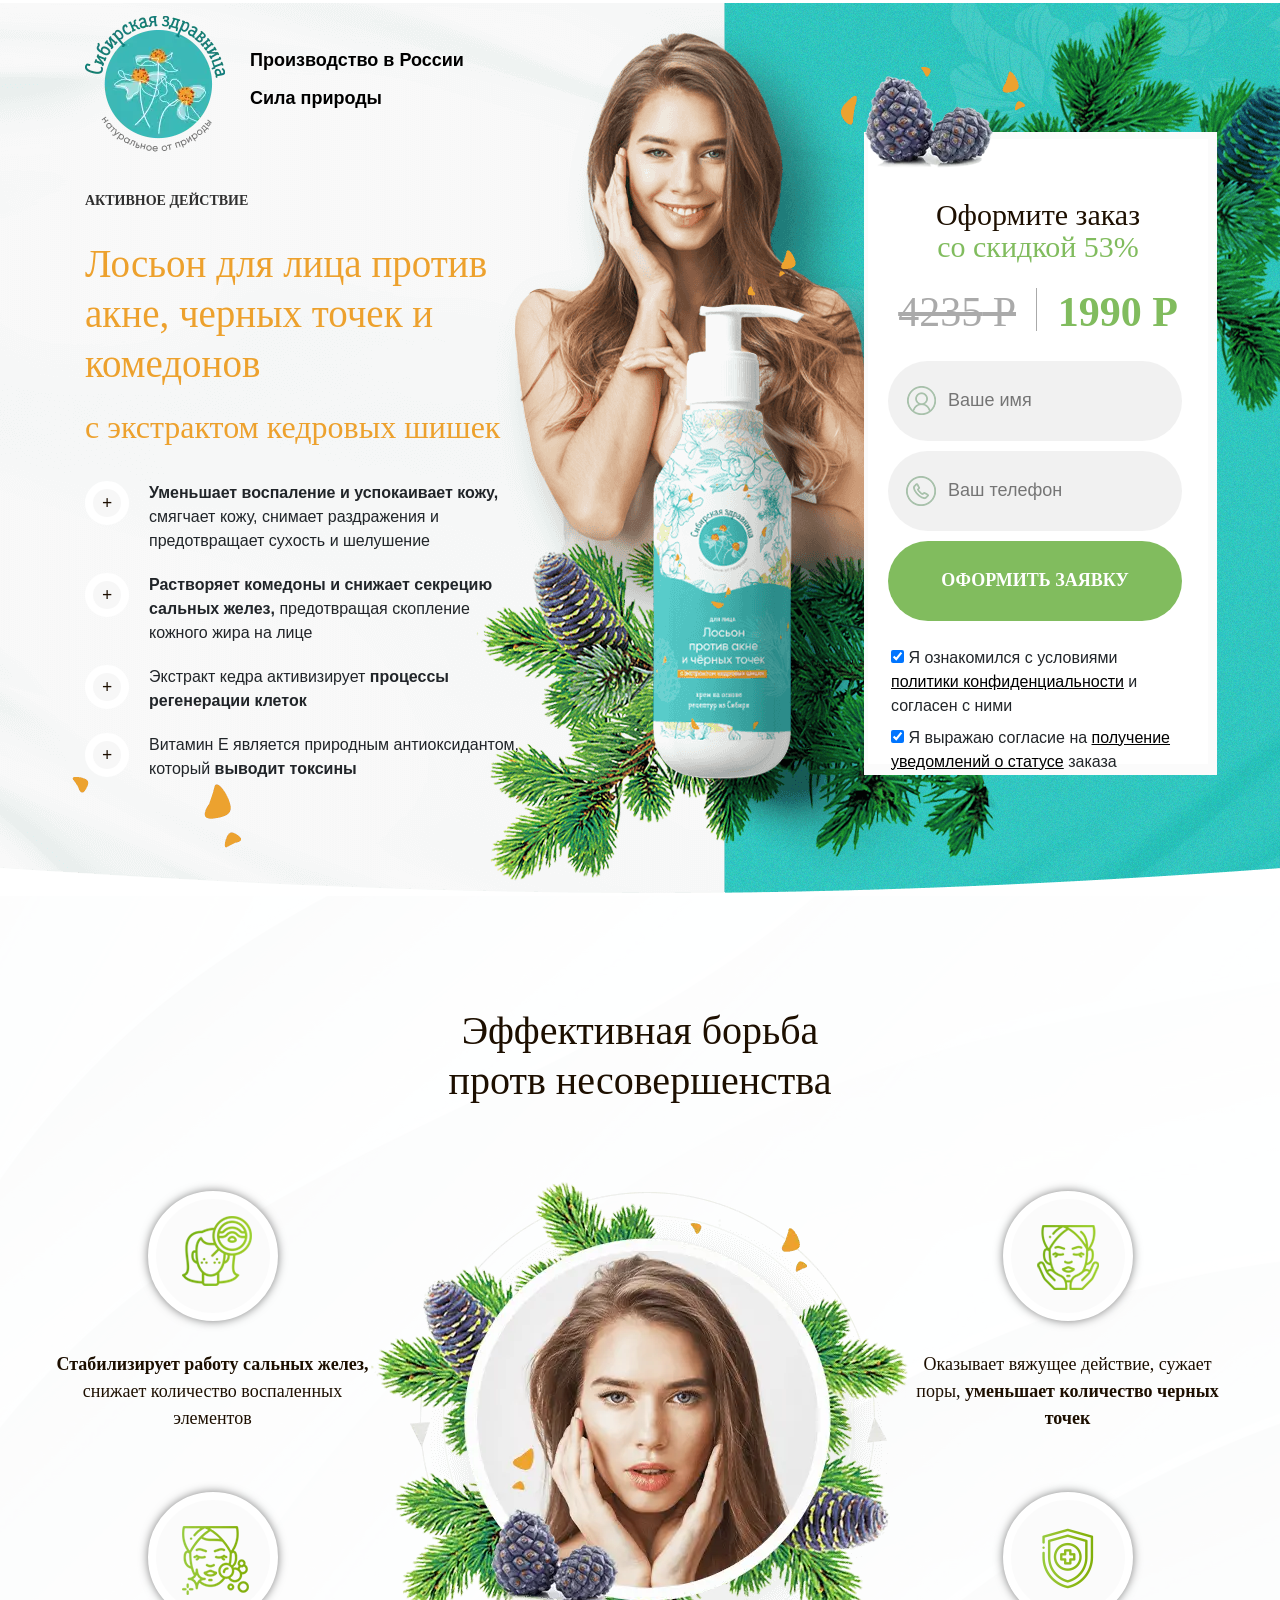
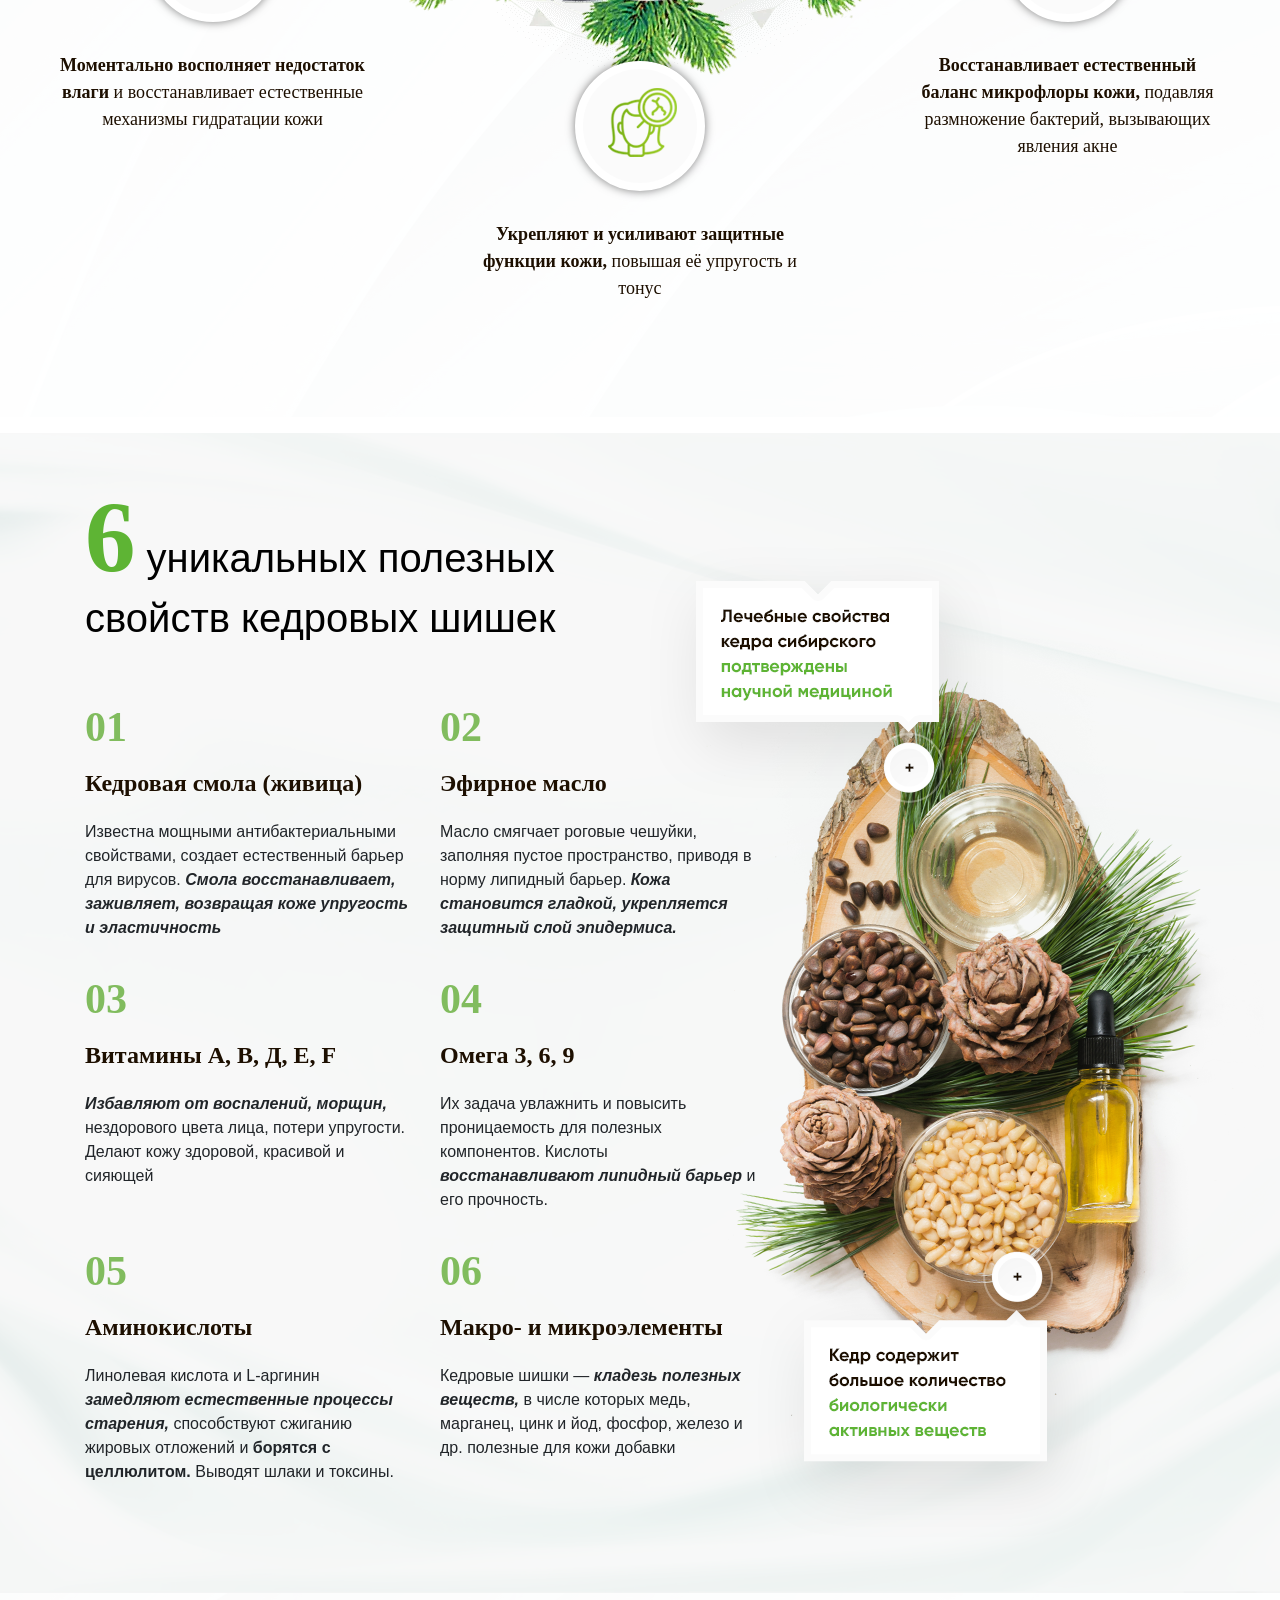
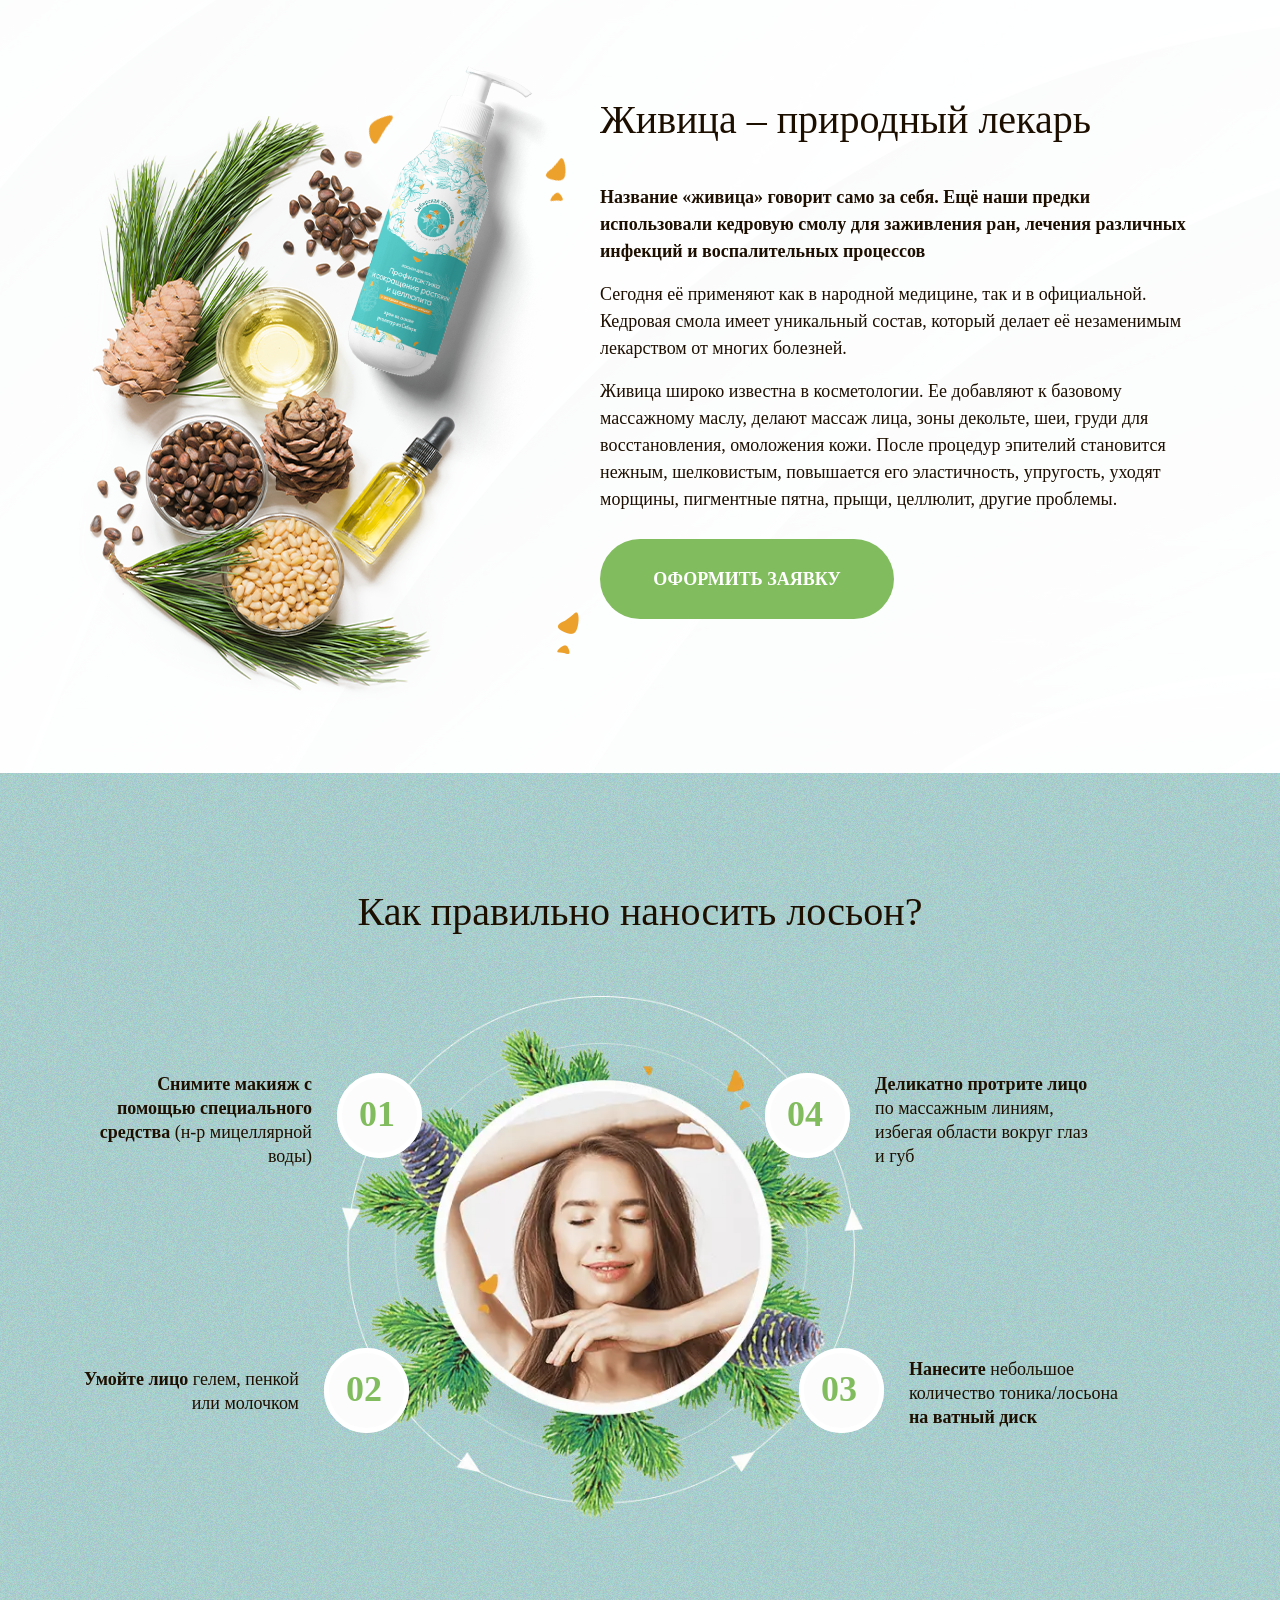
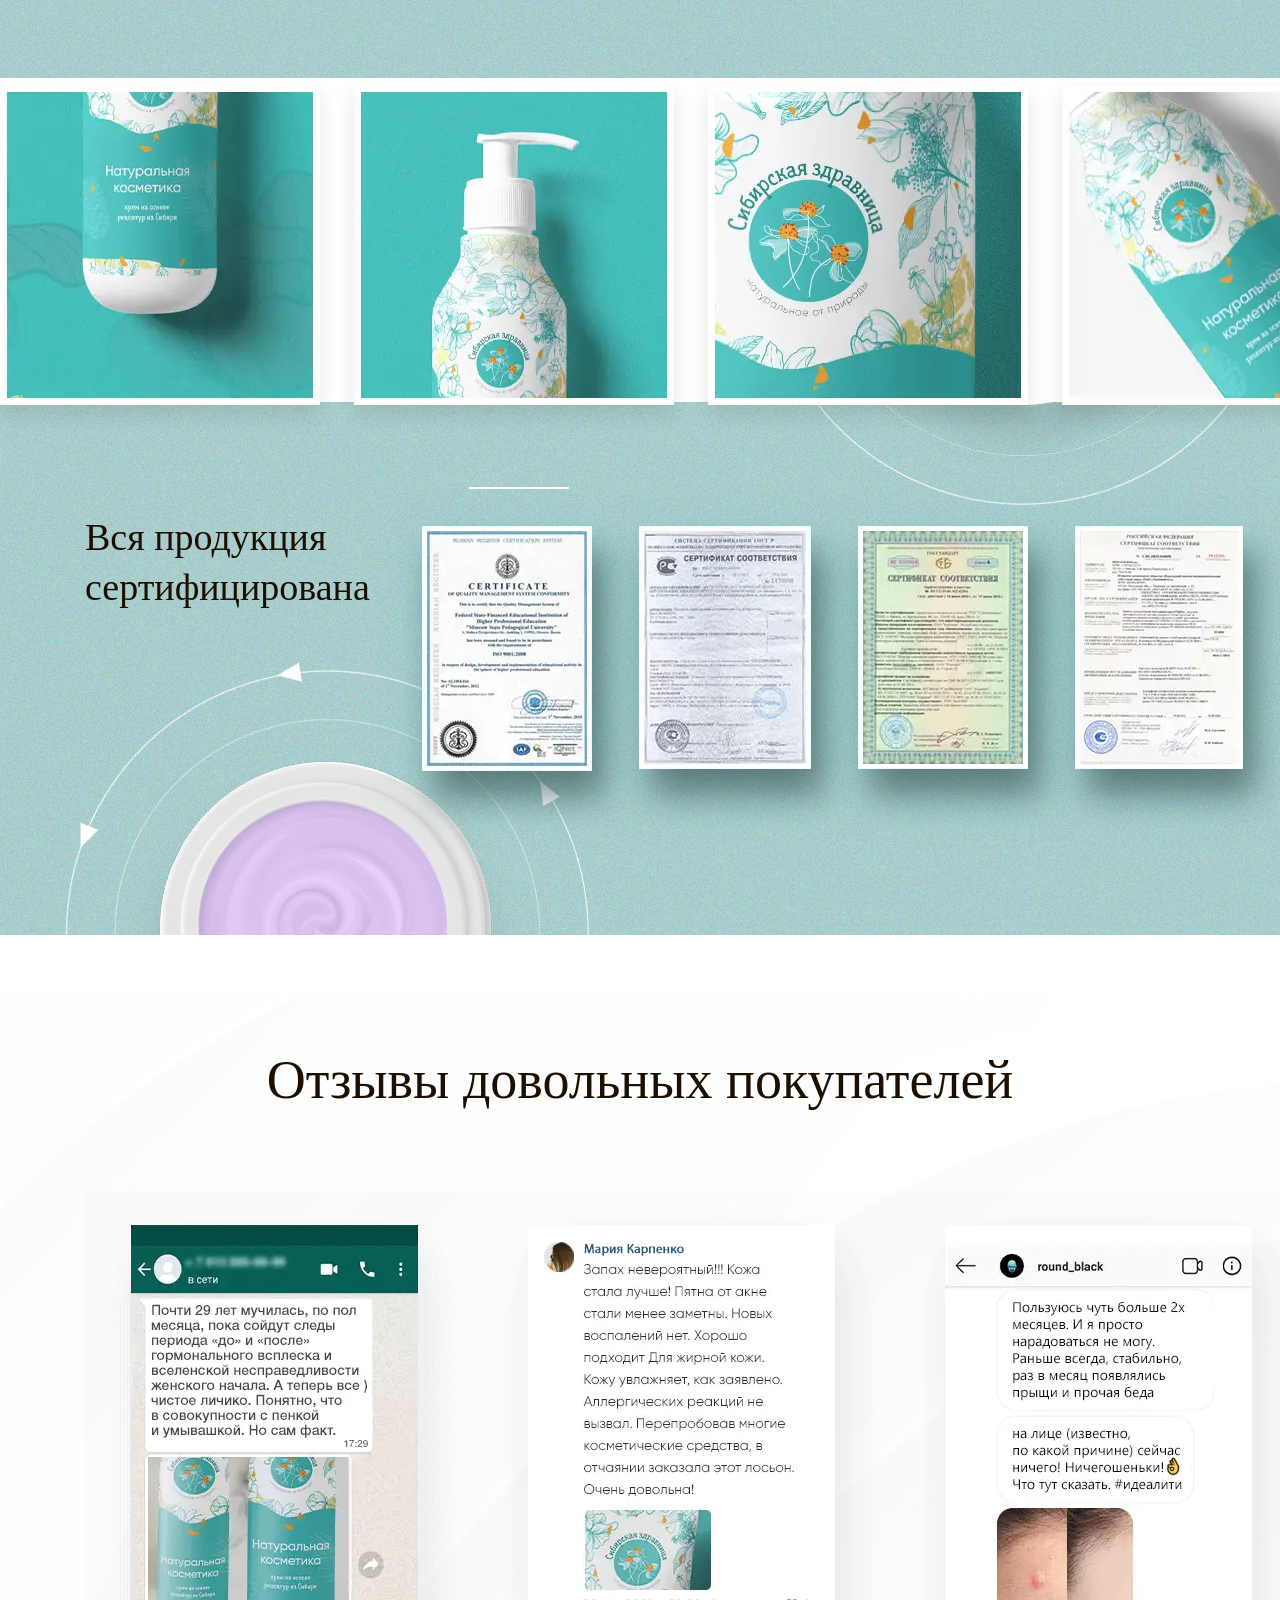
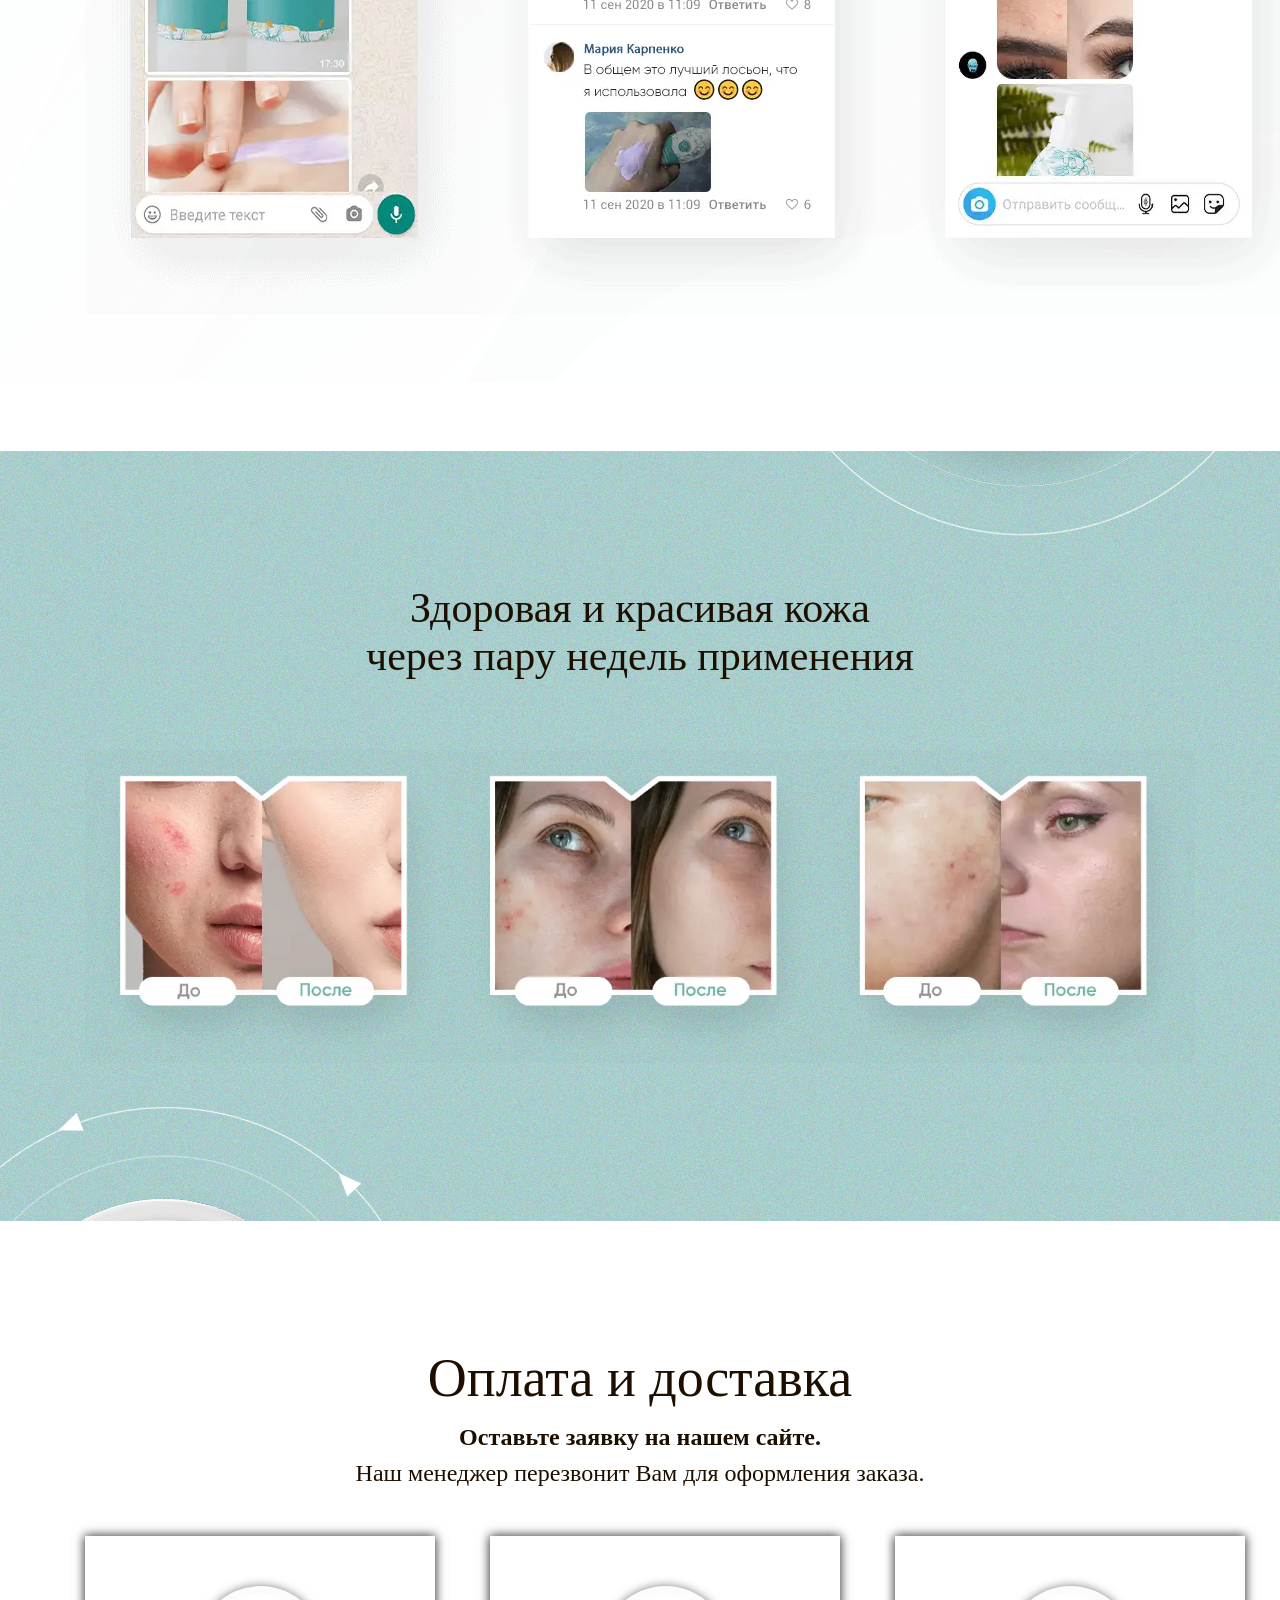
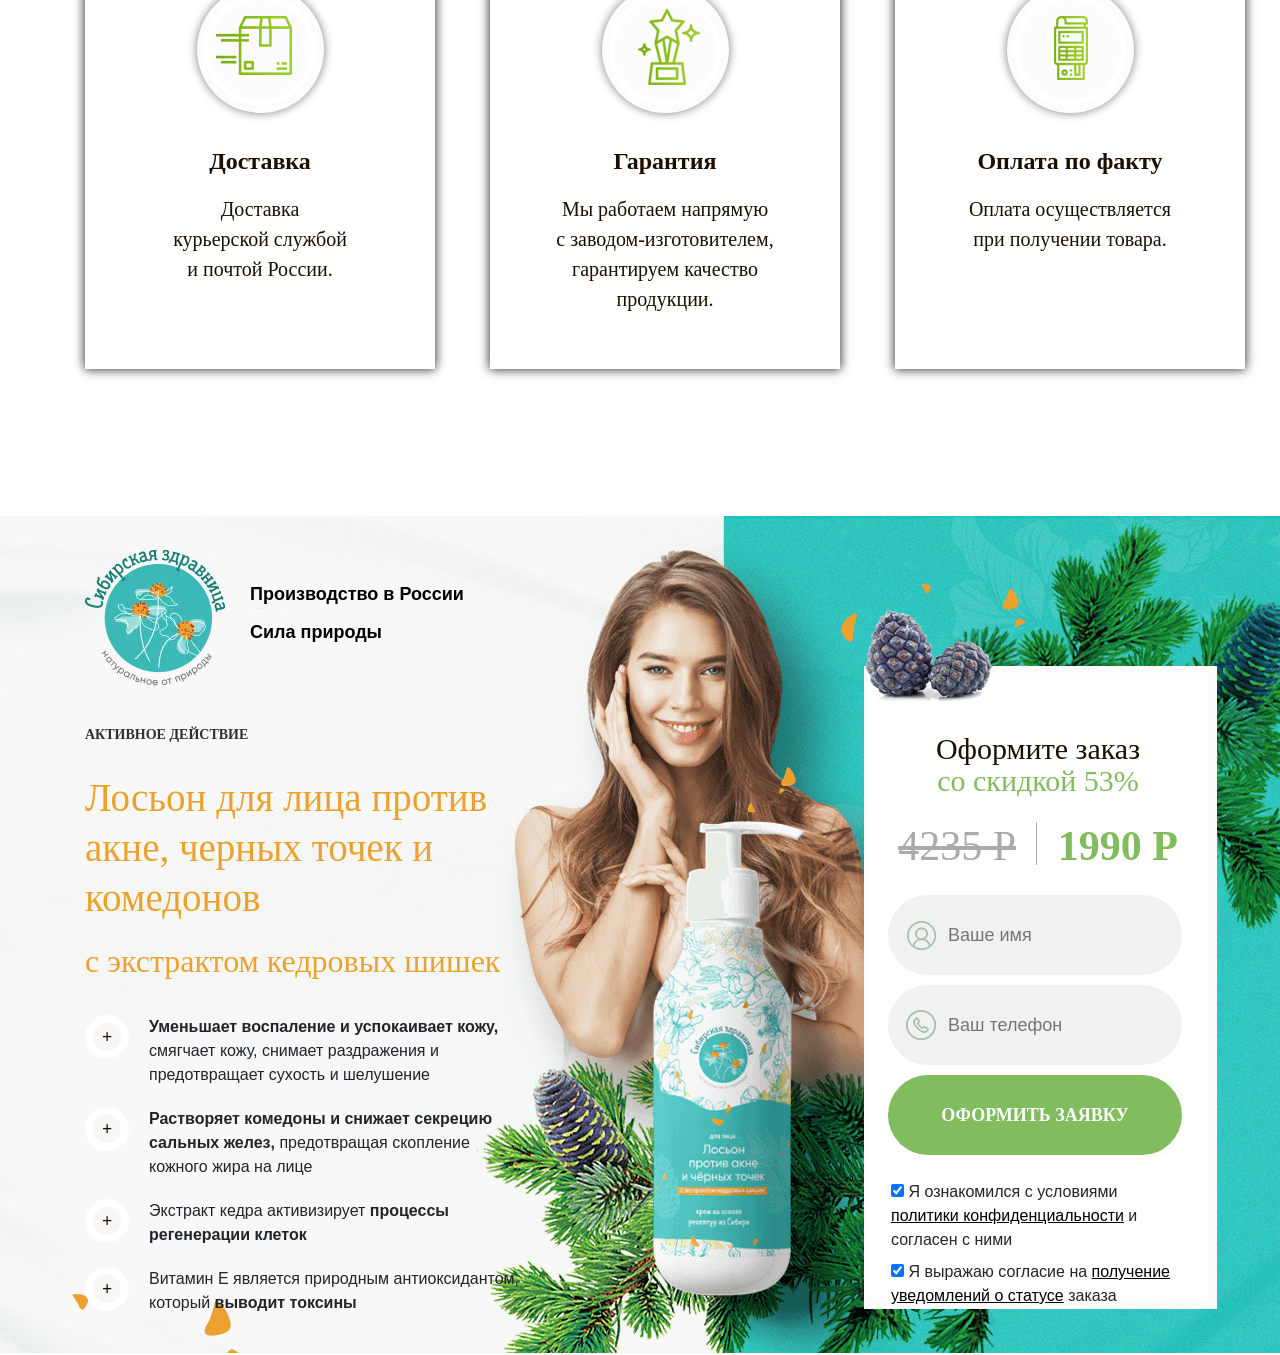
<file: index.html>
<!DOCTYPE html><html lang="en"><head>    <meta charset="UTF-8">    <meta name="description" content="Лосьон для лица против акне, черных точек и комедонов">    <meta name="viewport" content="width=device-width, initial-scale=1, maximum-scale=1">    <meta property="fb:app_id" content="2789068671416590"/>    <meta property="og:title" content="Лосьон для лица против акне, черных точек и комедонов">    <meta property="og:image" content="https://womanbrasalespb.site/img/good_1.img">    <meta property="og:image:width" content="350" />     <meta property="og:image:height" content="350" />     <meta property="og:type" content="website">    <meta property="og:url" content="https://womanbrasalespb.site">    <meta property="og:description" content="Лосьон для лица против акне, черных точек и комедонов">        <link rel="stylesheet" href="css/style.min.css">    <link rel="stylesheet" href="https://stackpath.bootstrapcdn.com/bootstrap/4.5.2/css/bootstrap.min.css" integrity="sha384-JcKb8q3iqJ61gNV9KGb8thSsNjpSL0n8PARn9HuZOnIxN0hoP+VmmDGMN5t9UJ0Z" crossorigin="anonymous">	<link rel="stylesheet" href="css/jquery.fancybox.min.css" />    <title>Лосьон для лица против акне, черных точек и комедонов</title></head><body>        <main>        <header class="header">            <div class="container">                <nav class="nav">                    <div class="logo">                        <a href="#"><picture><source srcset="img/logo.webp" type="image/webp"><img src="img/logo.png" alt=""></picture></a>                    </div>                    <div class="logo__text">                        <p class="rus">Производство в России</p>                        <span>~</span>                        <p>Сила природы</p>                    </div>                </nav>                    <div class="header__info">                    <div class="header__text">                        <div class="header__subtext">                            Активное действие                        </div>                        <div class="header__title">                            <h1>Лосьон для лица                                 против акне, черных                                 точек и комедонов</h1>                        </div>                        <div class="header__subtitle">                            с экстрактом кедровых шишек                        </div>                            <div class="header__advantages">                            <div class="advantage">                                <div class="advantage__circle">                                    <div class="circle">                                        +                                    </div>                                </div>                                                                <div class="advantage__text"><strong>Уменьшает воспаление и успокаивает кожу,</strong> смягчает кожу, снимает раздражения и предотвращает сухость и шелушение</div>                            </div>                            <div class="advantage">                                <div class="advantage__circle">                                    <div class="circle">                                        +                                    </div>                                </div>                                                                <div class="advantage__text"><strong>Растворяет комедоны и снижает секрецию сальных желез,</strong> предотвращая скопление кожного жира на лице</div>                            </div>                            <div class="advantage">                                <div class="advantage__circle">                                    <div class="circle">                                        +                                    </div>                                </div>                                                                <div class="advantage__text">Экстракт кедра активизирует <strong>процессы регенерации клеток </strong></div>                            </div>                            <div class="advantage">                                <div class="advantage__circle">                                    <div class="circle">                                        +                                    </div>                                </div>                                                                <div class="advantage__text">Витамин Е является природным антиоксидантом, который <strong>выводит токсины</strong></div>                            </div>                        </div><!--HEADER ADVANTAGE-->                    </div><!--HEADER TEXT-->                        <div class="header__form">                        <div class="form__img">                            <picture><source srcset="img/cones.webp" type="image/webp"><img src="img/cones.png" alt=""></picture>                        </div>                        <form action="order.php"  method="POST">                            <div class="form__title">                                Оформите заказ<br> <span>со скидкой 53%</span>                            </div>                                <div class="prices">                                <div class="old-price-wrapper">                                    <span class="price-value">4235</span> Р                                </div>                                <div class="stick"></div>                                <div class="price-wrapper">                                    <span class="price-value">1990</span> Р                                </div>                            </div>                                <input type="text" name="name" placeholder="Вашe имя" required class="input__form">                            <input type="tel" name="phone" placeholder="Ваш телефон" required class="input__form input__form2">                             <button type="submit" class="form__button">Оформить заявку</button>                            <div class="form-block__conditions">                                <label class="form-block__option">                                    <input type="checkbox" name="notifications" checked required />                                    <span>Я ознакомился с условиями <a data-toggle="modal" data-target="#politics">политики конфиденциальности</a> и согласен с ними</span>                                </label>                                <label class="form-block__option">                                    <input type="checkbox" name="notifications" checked />                                    <span>Я выражаю согласие на <a data-toggle="modal" data-target="#offer">получение уведомлений о статусе</a> заказа</span>                                </label>                            </div>                        </form>                    </div>                </div>                </div><!--CONTAINER-->        </header>        <section id="correct">            <div class="container">                    <div class="correct__title">                        Эффективная борьба<br> протв несовершенства                    </div>                                <div class="correct__info">                    <div class="correct__icons">                        <div class="icon">                            <div class="icon__image icon__image-first">                                <picture><source srcset="img/L1-1.webp" type="image/webp"><img src="img/L1-1.png" alt=""></picture>                            </div>                            <p><strong>Стабилизирует работу сальных желез,</strong> снижает количество воспаленных элементов</p>                        </div>                        <div class="icon">                            <div class="icon__image icon__image-sec">                                <picture><source srcset="img/mask.webp" type="image/webp"><img src="img/mask.png" alt=""></picture>                            </div>                            <p><strong>Моментально восполняет недостаток влаги</strong> и восстанавливает естественные механизмы гидратации кожи</p>                        </div>                    </div>                    <div class="correct__img img__desktop">                        <picture><source srcset="img/pic.webp" type="image/webp"><img src="img/pic.png" alt=""></picture>                    </div>                    <div class="correct__img img__mobile">                        <picture><source srcset="img/mob/pic.webp" type="image/webp"><img src="img/mob/pic.png" alt=""></picture>                    </div>                    <div class="correct__icons correct__icons-twice">                        <div class="icon">                            <div class="icon__image icon__image-third">                                <picture><source srcset="img/L2.webp" type="image/webp"><img src="img/L2.png" alt=""></picture>                            </div>                            <p>Оказывает вяжущее действие, сужает поры, <strong>уменьшает количество черных точек</strong></p>                        </div>                        <div class="icon">                            <div class="icon__image icon__image-fourth">                                <picture><source srcset="img/001-protection.webp" type="image/webp"><img src="img/001-protection.png" alt=""></picture>                            </div>                            <p><strong>Восстанавливает естественный баланс микрофлоры кожи,</strong> подавляя размножение бактерий, вызывающих явления акне</p>                        </div>                    </div>                </div><!--correct__info-->                <div class="icon legs">                    <div class="icon__image icon__image-fifth">                        <picture><source srcset="img/L3.webp" type="image/webp"><img src="img/L3.png" class="img__corect" alt=""></picture>                    </div>                    <p><strong>Укрепляют и усиливают защитные функции кожи,</strong> повышая её упругость и тонус</p>                </div>            </div><!--CONTAINER-->        </section>        <section id="property">            <div class="container">                <div class="property__title">                    <span>6</span> уникальных полезных<br> свойств кедровых шишек                </div>                <div class="property__info">                    <div class="property__text">                        <div class="property__digit">                            01                        </div>                        <div class="property__subtitle">                            Кедровая смола (живица)                         </div>                        <div class="property__subtext">                            Известна мощными антибактериальными свойствами, создает естественный барьер для вирусов. <strong><em>Смола восстанавливает, заживляет, возвращая коже упругость и эластичность</em></strong>                        </div>                    </div>                    <div class="property__text">                        <div class="property__digit">                            02                        </div>                        <div class="property__subtitle">                            Эфирное масло                        </div>                        <div class="property__subtext">                            Масло смягчает роговые чешуйки, заполняя пустое пространство, приводя в норму липидный барьер. <strong><em>Кожа становится гладкой, укрепляется защитный слой эпидермиса.</em></strong>                        </div>                    </div>                    <div class="property__text">                        <div class="property__digit">                            03                        </div>                        <div class="property__subtitle">                            Витамины А, В, Д, Е, F                        </div>                        <div class="property__subtext">                            <strong><em>Избавляют от воспалений, морщин,</em></strong> нездорового цвета лица, потери упругости.                            Делают кожу здоровой, красивой                            и сияющей                        </div>                    </div>                    <div class="property__text">                        <div class="property__digit">                            04                        </div>                        <div class="property__subtitle">                            Омега 3, 6, 9                        </div>                        <div class="property__subtext">                            Их задача увлажнить и повысить проницаемость для полезных компонентов. Кислоты <strong><em>восстанавливают липидный барьер</em></strong> и его прочность.                        </div>                    </div>                    <div class="property__text">                        <div class="property__digit">                            05                        </div>                        <div class="property__subtitle">                            Аминокислоты                        </div>                        <div class="property__subtext">                            Линолевая кислота и L-аргинин <strong><em>замедляют естественные процессы старения,</em></strong> способствуют сжиганию жировых отложений и <strong>борятся с целлюлитом.</strong> Выводят шлаки и токсины.                        </div>                    </div>                    <div class="property__text">                        <div class="property__digit">                            06                        </div>                        <div class="property__subtitle">                            Макро- и микроэлементы                        </div>                        <div class="property__subtext">                            Кедровые шишки — <strong><em>кладезь полезных веществ,</em></strong> в числе которых медь, марганец, цинк и йод, фосфор, железо и др. полезные для кожи добавки                        </div>                    </div>                </div>            </div>        </section>        <section id="doctor">            <div class="container">                <div class="doctor__info">                    <div class="doctor__title">                        Живица – природный лекарь                    </div>                    <div class="doctor__text first">                        <p>Название «живица» говорит само за себя. Ещё наши предки использовали кедровую смолу для заживления ран, лечения различных инфекций и воспалительных процессов</p>                     </div>                    <div class="doctor__text">                        <p>Сегодня её применяют как в народной медицине, так и в официальной. Кедровая смола имеет уникальный состав, который делает её незаменимым лекарством от многих болезней. </p>                    </div>                    <div class="doctor__text">                        <p>Живица широко известна в косметологии. Ее добавляют к базовому массажному маслу, делают массаж лица, зоны декольте, шеи, груди для восстановления, омоложения кожи.                             После процедур эпителий становится нежным, шелковистым, повышается его эластичность, упругость, уходят морщины, пигментные пятна, прыщи, целлюлит, другие проблемы.</p>                    </div>                    <a href="#footer__form"><button type="submit" class="form__button">Оформить заявку</button></a>                </div>            </div>        </section>        <section id="care">            <div class="container">                    <div class="care__title text-center">                        Как правильно наносить лосьон?                    </div>                    <div class="care__wrap">                        <div class="care__info-left">                            <div class="care__info-wrap info__wrap-first">                                <div class="care__text care__text-right">                                    <strong>Снимите макияж                                    с помощью специального средства</strong> (н-р мицеллярной воды)                                </div>                                <div class="care__digit-circle">                                    <div class="care__circle-border">                                        <div class="circle__value">                                            01                                    </div>                                     </div>                                </div>                            </div>                            <div class="care__info-wrap info__wrap-sec">                                <div class="care__text care__text-right second__text">                                    <strong>Умойте лицо</strong> гелем,                                     пенкой или молочком                                </div>                                <div class="care__digit-circle">                                    <div class="care__circle-border">                                        <div class="circle__value">                                            02                                    </div>                                     </div>                                </div>                            </div>                        </div>                                                <div class="care__img">                            <picture><source srcset="img/pic2.webp" type="image/webp"><img src="img/pic2.png" alt=""></picture>                        </div>                        <div class="care__info-right">                            <div class="care__info-wrap info_wrap-right info__wrap-third">                                <div class="care__text">                                <strong>Деликатно протрите лицо</strong>                                    по массажным линиям, избегая области вокруг глаз и губ                                </div>                                <div class="care__digit-circle">                                    <div class="care__circle-border">                                        <div class="circle__value">                                            04                                    </div>                                     </div>                                </div>                            </div>                            <div class="care__info-wrap info_wrap-right info__wrap-fourth">                                <div class="care__text third__text">                                <strong>Нанесите</strong> небольшое количество тоника/лосьона                            <strong>на ватный диск</strong>                                </div>                                <div class="care__digit-circle">                                    <div class="care__circle-border">                                        <div class="circle__value">                                            03                                    </div>                                     </div>                                </div>                            </div>                        </div>                    </div>            </div>        </section>        <section id="gallery">            <div class="gallery__row">                <div class="gallery__row-wrap">                    <a data-fancybox="images" href="img/Bottle1.png"  data-caption="fox1"> <picture><source srcset="img/Bottle1.webp" type="image/webp"><img src="img/Bottle1.png" alt=""></picture></a>                </div>                <div class="gallery__row-wrap">                    <a data-fancybox="images" href="img/Bottle2.png"  data-caption="fox2"> <picture><source srcset="img/Bottle2.webp" type="image/webp"><img src="img/Bottle2.png" alt=""></picture></a>                </div>                <div class="gallery__row-wrap">                    <a data-fancybox="images" href="img/Bottle3.png"  data-caption="fox3"> <picture><source srcset="img/Bottle3.webp" type="image/webp"><img src="img/Bottle3.png" alt=""></picture></a>                </div>                <div class="gallery__row-wrap">                    <a data-fancybox="images" href="img/Bottle4.png"  data-caption="fox4"> <picture><source srcset="img/Bottle4.webp" type="image/webp"><img src="img/Bottle4.png" alt=""></picture></a>                </div>                <div class="gallery__row-wrap">                    <a data-fancybox="images" href="img/Bottle5.png"  data-caption="fox5"> <picture><source srcset="img/Bottle5.webp" type="image/webp"><img src="img/Bottle5.png" alt=""></picture></a>                </div>                <div class="gallery__row-wrap">                    <a data-fancybox="images" href="img/Bottle6.png"  data-caption="fox6"> <picture><source srcset="img/Bottle6.webp" type="image/webp"><img src="img/Bottle6.png" alt=""></picture></a>                </div>               </div>                        <div class="col-md-6 mb-4 carousel__gallery">                <div id="carousel-example-1z" class="carousel slide carousel-fade" data-ride="carousel">                    <ol class="carousel-indicators">                        <li data-target="#carousel-example-1z" data-slide-to="0" class="active"></li>                        <li data-target="#carousel-example-1z" data-slide-to="1" class=""></li>                        <li data-target="#carousel-example-1z" data-slide-to="2" class=""></li>                    </ol>                    <div class="carousel-inner z-depth-1-half" role="listbox">                        <div class="carousel-item active">                            <picture><source srcset="img/Bottle1.webp" type="image/webp"><img src="img/Bottle1.png" alt="" class="d-block w-100"></picture>                        </div>                        <div class="carousel-item">                            <picture><source srcset="img/Bottle2.webp" type="image/webp"><img src="img/Bottle2.png" alt="" class="d-block w-100"></picture>                        </div>                        <div class="carousel-item">                            <picture><source srcset="img/Bottle3.webp" type="image/webp"><img src="img/Bottle3.png" alt="" class="d-block w-100"></picture>                        </div>                        <div class="carousel-item">                            <picture><source srcset="img/Bottle4.webp" type="image/webp"><img src="img/Bottle4.png" alt="" class="d-block w-100"></picture>                        </div>                        <div class="carousel-item">                            <picture><source srcset="img/Bottle5.webp" type="image/webp"><img src="img/Bottle5.png" alt="" class="d-block w-100"></picture>                        </div>                        <div class="carousel-item">                            <picture><source srcset="img/Bottle6.webp" type="image/webp"><img src="img/Bottle6.png" alt="" class="d-block w-100"></picture>                        </div>                    </div>                    <a href="#carousel-example-1z" class="carousel-control-prev" role="button"                    data-slide="prev">                        <span class="carousel-control-prev-icon" aria-hidden="true"></span>                    </a>                    <a href="#carousel-example-1z" class="carousel-control-next" role="button"                    data-slide="next">                        <span class="carousel-control-next-icon" aria-hidden="true"></span>                    </a>                </div>            </div>        </section>        <section id="certificate" style="margin-top: -30px;">            <div class="container">                <div class="line"></div>                <div class="certificate__wrap">                    <div class="certificate__title">                        Вся продукция<br> сертифицирована                    </div>                    <hr class="cert__line">                    <div class="certificate__gallery">                        <div class="certificate__gallery-wrap">                            <a data-fancybox="images" href="img/s1.png"  data-caption="fox1"> <picture><source srcset="img/s1.webp" type="image/webp"><img src="img/s1.png" alt=""></picture></a>                        </div>                        <div class="certificate__gallery-wrap certificate__sec">                            <a data-fancybox="images" href="img/s2.png"  data-caption="fox1"> <picture><source srcset="img/s2.webp" type="image/webp"><img src="img/s2.png" alt=""></picture></a>                        </div>                        <div class="certificate__gallery-wrap certificate__third">                            <a data-fancybox="images" href="img/s3.png"  data-caption="fox1"> <picture><source srcset="img/s3.webp" type="image/webp"><img src="img/s3.png" alt=""></picture></a>                        </div>                        <div class="certificate__gallery-wrap certificate__fourth">                            <a data-fancybox="images" href="img/s4.png"  data-caption="fox1"> <picture><source srcset="img/s4.webp" type="image/webp"><img src="img/s4.png" alt=""></picture></a>                        </div>                    </div>                </div>                            </div>        </section>        <section id="reviews">            <div class="container">                <div class="reviews__title">                    Отзывы довольных покупателей                </div>                <div class="reviews__gallery gallery__desk">                    <div class="reviews__img">                        <picture><source srcset="img/whatsapp.webp" type="image/webp"><img src="img/whatsapp.png" alt=""></picture>                    </div>                    <div class="reviews__img">                        <picture><source srcset="img/vk.webp" type="image/webp"><img src="img/vk.png" alt=""></picture>                    </div>                    <div class="reviews__img">                        <picture><source srcset="img/insta.webp" type="image/webp"><img src="img/insta.png" alt=""></picture>                    </div>                </div>                <div class="col-md-6 mb-4 reviews__carousel">                    <div id="carousel-example-1z" class="carousel slide carousel-fade" data-ride="carousel">                        <ol class="carousel-indicators">                            <li data-target="#carousel-example-1z" data-slide-to="0" class="active"></li>                            <li data-target="#carousel-example-1z" data-slide-to="1" class=""></li>                            <li data-target="#carousel-example-1z" data-slide-to="2" class=""></li>                        </ol>                            <div class="carousel-inner z-depth-1-half" role="listbox">                            <div class="carousel-item active">                                <picture><source srcset="img/whatsapp.webp" type="image/webp"><img src="img/whatsapp.png" alt="" class="d-block w-100"></picture>                            </div>                            <div class="carousel-item">                                <picture><source srcset="img/vk.webp" type="image/webp"><img src="img/vk.png" alt="" class="d-block w-100"></picture>                            </div>                            <div class="carousel-item">                                <picture><source srcset="img/insta.webp" type="image/webp"><img src="img/insta.png" alt="" class="d-block w-100"></picture>                            </div>                        </div>                            <a href="#carousel-example-1z" class="carousel-control-prev" role="button"                        data-slide="prev">                            <span class="carousel-control-prev-icon" aria-hidden="true"></span>                        </a>                            <a href="#carousel-example-1z" class="carousel-control-next" role="button"                        data-slide="next">                            <span class="carousel-control-next-icon" aria-hidden="true"></span>                        </a>                    </div>                </div>            </div>        </section>        <section id="after">            <div class="container">                <div class="after__title">                    Здоровая и красивая кожа<br> через пару недель применения                 </div>                <div class="reviews__gallery after__gallery">                    <div class="reviews__img">                        <picture><source srcset="img/before_after.webp" type="image/webp"><img src="img/before_after.png" class="after__img" alt=""></picture>                        <div class="reviews__text">                                                    </div>                    </div>                    <div class="reviews__img">                        <picture><source srcset="img/before_after2.webp" type="image/webp"><img src="img/before_after2.png" class="after__img" alt=""></picture>                        <div class="reviews__text">                                                     </div>                    </div>                    <div class="reviews__img">                        <picture><source srcset="img/before_after3.webp" type="image/webp"><img src="img/before_after3.png" alt=""></picture>                        <div class="reviews__text">                                                     </div>                    </div>                </div>                            </div>        </section>        <section id="delivery">            <div class="container">                <div class="delivery__title text-center">                    Оплата и доставка                </div>                <div class="delivery__subtitle text-center">                    <strong>Оставьте заявку на нашем сайте. </strong><br>Наш менеджер перезвонит Вам для оформления заказа.                </div>                <div class="delivery__gallery">                    <div class="delivery__wrap">                        <div class="delivery__info">                            <div class="care__digit-wrap digit__gallery">                                <div class="care__digit-border">                                   <div class="digit__value digit__img-first">                                    <picture><source srcset="img/deliv.webp" type="image/webp"><img src="img/deliv.png" alt=""></picture>                                   </div>                                 </div>                            </div>                            <div class="delivery__info-title text-center">                                Доставка                            </div>                            <div class="delivery__info-subtitle text-center">                                Доставка<br> курьерской службой<br> и почтой России.                            </div>                        </div>                    </div>                    <div class="delivery__wrap">                        <div class="delivery__info">                            <div class="care__digit-wrap digit__gallery">                                <div class="care__digit-border">                                   <div class="digit__value digit__img-sec">                                    <picture><source srcset="img/L0001.webp" type="image/webp"><img src="img/L0001.png" alt=""></picture>                                   </div>                                 </div>                            </div>                             <div class="delivery__info-title text-center">                                Гарантия                            </div>                            <div class="delivery__info-subtitle text-center">                                Мы работаем напрямую<br>                                 с заводом-изготовителем, <br>гарантируем качество<br> продукции.                            </div>                        </div>                    </div>                    <div class="delivery__wrap">                        <div class="delivery__info">                            <div class="care__digit-wrap digit__gallery">                                <div class="care__digit-border">                                   <div class="digit__value digit__img-third">                                        <picture><source srcset="img/calc.webp" type="image/webp"><img src="img/calc.png" alt=""></picture>                                   </div>                                 </div>                            </div>                            <div class="delivery__info-title text-center">                               Оплата по факту                            </div>                            <div class="delivery__info-subtitle text-center">                                Оплата осуществляется<br> при получении товара.                             </div>                        </div>                    </div>                </div>            </div>        </section>    </main>    <footer id="footer">        <div class="container">            <nav class="nav nav__footer">                <div class="logo nav__footer">                    <a href="#"><picture><source srcset="img/logo.webp" type="image/webp"><img src="img/logo.png" alt=""></picture></a>                </div>                <div class="logo__text nav__footer">                    <p>Производство в России</p>                    <p>Сила природы</p>                </div>            </nav>            <div class="header__info">                <div class="header__text">                    <div class="header__subtext">                        Активное действие                    </div>                    <div class="header__title">                        <h2>Лосьон для лица                             против акне, черных                             точек и комедонов</h2>                    </div>                    <div class="header__subtitle">                        с экстрактом кедровых шишек                    </div>                    <div class="header__advantages">                        <div class="advantage">                            <div class="advantage__circle">                                <div class="circle">                                    +                                </div>                            </div>                                                        <div class="advantage__text"><strong>Уменьшает воспаление и успокаивает кожу,</strong> смягчает кожу, снимает раздражения и предотвращает сухость и шелушение</div>                        </div>                        <div class="advantage">                            <div class="advantage__circle">                                <div class="circle">                                    +                                </div>                            </div>                                                        <div class="advantage__text"><strong>Растворяет комедоны и снижает секрецию сальных желез,</strong> предотвращая скопление кожного жира на лице</div>                        </div>                        <div class="advantage">                            <div class="advantage__circle">                                <div class="circle">                                    +                                </div>                            </div>                                                        <div class="advantage__text">Экстракт кедра активизирует <strong>процессы регенерации клеток </strong></div>                        </div>                        <div class="advantage">                            <div class="advantage__circle">                                <div class="circle">                                    +                                </div>                            </div>                                                        <div class="advantage__text">Витамин Е является природным антиоксидантом, который <strong>выводит токсины</strong></div>                        </div>                    </div><!--HEADER ADVANTAGE-->                </div><!--HEADER TEXT-->                <div class="header__form form__footer">                    <div class="form__img">                        <picture><source srcset="img/cones.webp" type="image/webp"><img src="img/cones.png" alt=""></picture>                    </div>                    <form id="footer__form" action="order.php" method="POST">                        <div class="form__title">                            Оформите заказ<br> <span>со скидкой 53%</span>                        </div>                        <div class="prices">                            <div class="old-price-wrapper">                                <span class="price-value">4235</span> Р                            </div>                            <div class="stick"></div>                            <div class="price-wrapper">                                <span class="price-value">1990</span> Р                            </div>                        </div>                        <input type="text" name="name" placeholder="Вашe имя" required class="input__form">                        <input type="tel" name="phone" placeholder="Ваш телефон" required class="input__form input__form2">                         <button type="submit" class="form__button">Оформить заявку</button>                        <div class="form-block__conditions">                            <label class="form-block__option">                                <input type="checkbox" name="notifications" checked required />                                <span>Я ознакомился с условиями <a  data-toggle="modal" data-target="#politics">политики конфиденциальности</a> и согласен с ними</span>                            </label>                            <label class="form-block__option">                                <input type="checkbox" name="notifications" checked />                                <span>Я выражаю согласие на <a data-toggle="modal" data-target="#offer">получение уведомлений о статусе</a> заказа</span>                            </label>                        </div>                    </form>                </div>            </div>            </div><!--CONTAINER-->    </footer>    <!--CONTAINER-->    <div class="modal" id="politics">        <div class="container">            <div class="modal__wrap">                <button type="button" class="close" data-dismiss="modal" aria-label="Close">                    <span aria-hidden="true">&times;</span>                </button>                <h5>Согласие на обработку персональных данных.</h5>                                <p>Пользователь, оставляя заявку на интернет-сайте http://---------------.ru, принимает настоящее Согласие на обработку персональных данных (далее – Согласие). Действуя свободно, своей волей и в своем интересе, а также подтверждая свою дееспособность, Пользователь дает свое согласие компании ООО "Союз Ритейл" 191123, г. Санкт-Петербург, ул. Фурштатская, д. 33, лит. А, пом. 3-Н, на обработку своих персональных данных со следующими условиями:</p>                 <ol>                    <li>Данное Согласие дается на обработку персональных данных, как без использования средств автоматизации, так и с их использованием.</li>                     <li>Согласие дается на обработку следующих моих персональных данных: Персональные данные, не являющиеся специальными или биометрическими: номера контактных телефонов; адреса электронной почты; источник откуда пришел на сайт пользователь; с какого сайта или по какой рекламе; какие страницы открывает и на какие кнопки нажимает пользователь; ip-адрес. </li>                    <li>Персональные данные не являются общедоступными. </li>                    <li>Цель обработки персональных данных: обработка входящих запросов физических лиц с целью оказания консультирования; аналитики действий физического лица на веб-сайте и функционирования веб-сайта; проведение рекламных и новостных рассылок.</li>                     <li>Основанием для обработки персональных данных является: ст. 24 Конституции Российской Федерации; ст.6 Федерального закона №152-ФЗ «О персональных данных»; настоящее согласие на обработку персональных данных.</li>                     <li>В ходе обработки с персональными данными будут совершены следующие действия: сбор; запись; систематизация; накопление; хранение; уточнение (обновление, изменение); извлечение; использование; передача (распространение, предоставление, доступ); блокирование; удаление; уничтожение.</li> <li>Обработка персональных данных может быть прекращена по запросу субъекта персональных данных. Хранение персональных данных, зафиксированных на бумажных носителях, осуществляется согласно Федеральному закону №125-ФЗ «Об архивном деле в Российской Федерации» и иным нормативно-правовым актам в области архивного дела и архивного хранения. </li>                    <li>Согласие может быть отозвано субъектом персональных данных или его представителем путем направления письменного заявления компании ООО «Союз Ритейл» или его представителю по адресу, указанному в начале данного Согласия.</li>                     <li>В случае отзыва субъектом персональных данных или его представителем согласия на обработку персональных данных компании ООО "Союз Ритейл" вправе продолжить обработку персональных данных без согласия субъекта персональных данных при наличии оснований, указанных в пунктах 2 - 11 части 1 статьи 6, части 2 статьи 10 и части 2 статьи 11 Федерального закона №152-ФЗ «О персональных данных» от 27.07.2006 г. </li>                    <li>Настоящее согласие действует все время до момента прекращения обработки персональных данных, указанных в п.7 и п.8 данного Согласия</li>                </ol>            </div>        </div>    </div>        <div class="modal" id="offer">        <div class="container">            <div class="modal__wrap">                <button type="button" class="close" data-dismiss="modal" aria-label="Close">                    <span aria-hidden="true">&times;</span>                </button>                <h5>Согласие на получение уведомлений о статусе заказа</h5>                                <p>Нажимая кнопку для отправки формы на сервер, я: подтверждаю, что все введенные мной данные являются корректными подтверждаю, что все данные предоставляются добровольно;</p>                <p>подтверждаю, что указанный номер телефона принадлежит мне и используется мной на законных основаниях;</p>                <p>выражаю полное и безоговорочное согласие на использование моих персональных данных для поддержания связи со мной любым способом, включая телефонные звонки и голосовые уведомления на указанный стационарный и/или мобильный телефон, отправку SMS (текстовых сообщений) на указанный мобильный телефон, в том числе через мессенджеры, социальные сети, мобильные приложения, отправку электронных писем на указанный электронный адрес с целью информирования о статусе заказа, поступлении новых товаров/услуг, оповещения о проводимых акциях, мероприятиях, скидках, их результатах, для осуществления заочных опросов с целью изучения мнения о товарах/услугах, организациях торговли, высылки новостей и т.п. </p>                <p>                    Согласие предоставляется ООО «Союз Ритейл» (ОГРН 1167847349801) мной бессрочно. Я предупрежден и выражаю согласие, что мой номер телефона будет верифицирован путем звонка Оператора Call-центра. Я предупрежден и выражаю согласие, что ООО «Союз Ритейл» (ОГРН 1167847349801) для поддержания связи со мной, способами, указанными выше, может привлекать третьих лиц по собственному усмотрению. Я проинформирован о том, что согласие на получение уведомлений, SMS (текстовых сообщений) не является обязательным для оформления заказа. Я проинформирован о том, что согласие может быть отозвано в любой момент путем:                </p>                <p>Направления письменного уведомления по адресу: 191123, г. Санкт-Петербург, ул. Фурштатская, д. 33, лит. А, пом. 3-Н.</p>                <p>Направления электронного письма на адрес: <a href="mailto:support@souz-retail.org">support@souz-retail.org</a></p>            </div>        </div>	</div>    <!--CONTAINER-->    <script src="js/main.min.js"></script>    <script src="https://code.jquery.com/jquery-3.5.1.slim.min.js" integrity="sha384-DfXdz2htPH0lsSSs5nCTpuj/zy4C+OGpamoFVy38MVBnE+IbbVYUew+OrCXaRkfj" crossorigin="anonymous"></script>    <script src="https://cdn.jsdelivr.net/npm/popper.js@1.16.1/dist/umd/popper.min.js" integrity="sha384-9/reFTGAW83EW2RDu2S0VKaIzap3H66lZH81PoYlFhbGU+6BZp6G7niu735Sk7lN" crossorigin="anonymous"></script>    <script src="https://stackpath.bootstrapcdn.com/bootstrap/4.5.2/js/bootstrap.min.js" integrity="sha384-B4gt1jrGC7Jh4AgTPSdUtOBvfO8shuf57BaghqFfPlYxofvL8/KUEfYiJOMMV+rV" crossorigin="anonymous"></script>    <script src="js/order_script.js"></script>    <script src="js/jquery.fancybox.min.js"></script></body></html>
</file>
<file: css/style.min.css>
@charset "UTF-8";*{padding:0;margin:0;-webkit-box-sizing:border-box;box-sizing:border-box}a{text-decoration:none}ul{list-style-type:none}body{font-family:Gilroy,arial,sans-serif}.header{background:url(../img/bg1.png) center no-repeat;height:896px;padding-top:15px}.advantage,.nav{display:-webkit-box;display:-ms-flexbox;display:flex}.logo{margin-right:25px}.logo__text{font-size:18px;color:#000;font-weight:700;line-height:1.2;margin-top:35px}.header__text{margin-top:35px}.header__subtext{font-size:14px;font-family:Gilroy;color:#2f2f2f;font-weight:700;text-transform:uppercase;line-height:1.929}.header__subtitle,.header__title{margin-top:25px}.header__subtitle h1,.header__subtitle h2,.header__title h1,.header__title h2{font-size:39px;font-family:Gilroy;color:#eda12d;line-height:1.282;text-align:left;width:485px}.header__subtitle{font-size:32px;font-family:TTLimesSlab;color:#eda12d;line-height:.844}.circle{font-size:18px;font-family:Gilroy;color:#1d0f00;font-weight:700;border:8px solid #fff;border-radius:50%;background-color:#f7f7f7;width:44px;height:44px;padding-top:1px;padding-left:9px;margin-right:20px}.header__advantages{width:440px;margin-top:40px}.advantage{margin-bottom:20px}.header__form{width:353px;height:643px}.header__info{display:-webkit-box;display:-ms-flexbox;display:flex;-webkit-box-pack:justify;-ms-flex-pack:justify;justify-content:space-between}.header__form{background-color:#fbfbfb;margin-right:-22px;margin-top:-20px}form{background-color:#fff;height:625px;position:relative;top:-85px;width:340px;padding-left:20px;padding-right:20px;padding-top:60px;left:4px;z-index:98}label span{font-weight:400}.input__form{height:80px;width:294px;background-color:#f1f1f1;background:url(../img/L1.png) 7% no-repeat #f1f1f1;border:none;border-radius:40px;padding-left:60px;margin-top:25px;font-size:18px;border-color:#fff!important}.input__form2{background:url(../img/ic22.png) 7% no-repeat #f1f1f1;margin-top:10px}.form__img{position:relative;top:-56px;z-index:99}.form__button{height:80px;width:294px;color:#fff;background-color:#81bc5e;border:none;border-radius:40px;margin-top:10px;font-size:18px;text-transform:uppercase;font-family:Gilroy;margin-bottom:25px;font-weight:700}.form-block__conditions{margin-left:3px}.form-block__conditions .form-block__option span a{color:#000;text-decoration:underline}.form__title{font-size:30px;font-family:Gilroy;color:#1d0f00;line-height:1.063;text-align:center}.form__title span{color:#81bc5e}.prices{display:-webkit-box;display:-ms-flexbox;display:flex;-ms-flex-pack:distribute;justify-content:space-around;margin-top:25px}.old-price-wrapper{font-size:42px;font-family:Gilroy;color:#aaa;text-decoration:line-through;line-height:1.143}.price-wrapper{font-size:42px;font-family:Gilroy;color:#81bc5e;font-weight:700;line-height:1.143}.stick{border-right:1px solid #aaa;height:43px}#correct{background:url(../img/bg2.png) center no-repeat}.correct__title{text-align:center;font-size:40px;font-family:Gilroy;color:#1d0f00;line-height:1.25}.icon__image{width:130px;height:130px;background-color:#fbfbfb;border-radius:50%;border:8px solid #fff;-webkit-box-shadow:0 0 10px rgba(0,0,0,.5);box-shadow:0 0 10px rgba(0,0,0,.5);margin:0 auto;margin-bottom:30px}.icon__image-first{padding-top:17px;padding-left:26px}.icon__image-sec,.icon__image-third{padding-top:26px;padding-left:26px}.icon__image-fourth{padding-top:28px;padding-left:31px}.icon__image-fifth{padding-top:19px;padding-left:25px;padding-right:13px}.correct__info{display:-webkit-box;display:-ms-flexbox;display:flex;-webkit-box-pack:center;-ms-flex-pack:center;justify-content:center;margin-top:25px}.icon{width:315px;margin-top:60px}.icon p{text-align:center;font-size:18px;font-family:Gilroy;color:#1d0f00}.correct__img{padding-top:50px}.legs{margin:0 auto;position:relative;top:-115px}.img__mobile picture img{max-width:100%}#property{background:url(../img/bg3_v1.png) center no-repeat;height:1160px;padding-top:70px}.property__title{font-size:40px;color:#000;margin-top:10px}.property__title span{font-size:101px;font-family:Gilroy;color:#5eb434;font-weight:700;line-height:.505;text-align:left}.property__digit{font-size:42px;font-family:Gilroy;color:#81bc5e;font-weight:700;line-height:1.143}.property__subtitle{font-size:24px;font-family:Gilroy;color:#1d0f00;font-weight:700;line-height:1;margin-top:20px;margin-bottom:25px}.property__text{width:325px;margin-bottom:35px;margin-right:30px}.property__info{-ms-flex-wrap:wrap;flex-wrap:wrap;display:-webkit-box;display:-ms-flexbox;display:flex;width:710px;margin-top:55px}#doctor{background:url(../img/bg4_v1.png) center no-repeat;padding-top:103px;height:780px}.doctor__title{font-size:40px;font-family:Gilroy;color:#1d0f00;line-height:1.2;margin-bottom:40px}.doctor__text{font-size:18px;font-family:Gilroy;color:#1d0f00}.first{font-weight:700}#care{background:url(../img/bg_how_to_use.png) top center no-repeat;height:905px;padding-top:115px}.care__title{font-size:40px;font-family:Gilroy;color:#1d0f00;line-height:1.2;margin-bottom:40px}.care__info{width:400px}.care__text{margin-bottom:30px;font-size:18px;font-family:Gilroy;color:#1d0f00;line-height:1.333}.care__text-green{font-size:18px;font-family:Gilroy;color:#6cbf54;font-weight:700;line-height:1.333;text-align:left;border-left:1px solid #6cbf54;padding-left:20px}.care__wrap{display:-webkit-box;display:-ms-flexbox;display:flex;margin-top:60px}.care__digit{width:315px}.care__digit p{text-align:center;font-size:18px;font-family:Gilroy;color:#1d0f00;line-height:1.333;margin-top:10px}.care__digits{position:relative;left:400px}.care__digit-wrap{width:127px;height:127px;border-radius:50%;background-color:#fcfcfc}.info__wrap-first{position:relative;top:77px;left:80px}.info__wrap-sec{position:relative;top:226px;left:67px}.second__text{margin-top:20px}.third__text{margin-top:10px}.info__wrap-third{position:relative;top:77px;right:98px}.info__wrap-fourth{position:relative;top:226px;right:64px}.care__digit-circle{width:85px;height:85px;border-radius:50%;background-color:#fcfcfc}.care__circle-border{border-radius:50%;border:5px solid #fff;width:85px;height:85px;position:relative;top:0;left:0}.circle__value{font-size:36px;font-family:Gilroy;color:#81bc5e;font-weight:700;line-height:1.143;position:relative;top:16px;left:17px}.care__info-wrap{display:-webkit-box;display:-ms-flexbox;display:flex}.info_wrap-right{-webkit-box-orient:horizontal;-webkit-box-direction:reverse;-ms-flex-direction:row-reverse;flex-direction:row-reverse}.care__top{margin:0 auto}.care__digit-top{position:relative;top:55px}.care__digit-mid{position:relative;top:175px}.care__text-right{text-align:right;margin-right:25px}.care__wrap{margin-left:-100px}.care__text{margin-left:25px;font-size:18px;line-height:1.333;width:222px}.care__digit-info{position:relative;top:290px}.care__digit-info p{font-size:18px;font-family:Gilroy;color:#81bc5e;font-weight:700;line-height:1.333;margin-top:-12px!important}.care__digit-border{border-radius:50%;border:5px solid #fff;width:112px;height:110px;position:relative;top:9px;left:7px}.digit__value{font-size:42px;font-family:Gilroy;color:#81bc5e;font-weight:700;line-height:1.143;position:relative;top:24px;left:27px}.care__img picture img{max-width:100%}.gallery__row{display:-webkit-box;display:-ms-flexbox;display:flex}#certificate{background:url(../img/bg6.png) top center no-repeat;height:533px;padding-top:125px}.certificate__title{font-size:38px;font-family:Gilroy;color:#1d0f00;line-height:1.316;margin-top:-17px}.certificate__wrap{display:-webkit-box;display:-ms-flexbox;display:flex}.certificate__gallery{display:-webkit-box;display:-ms-flexbox;display:flex;margin-top:-45px}.line{border:1px solid #fff;width:100px;position:relative;top:-40px;left:384px}#reviews{background:url(../img/bg7.png) center no-repeat;padding-top:105px;padding-bottom:130px}.reviews__gallery{display:-webkit-box;display:-ms-flexbox;display:flex;margin-top:70px}.reviews__title{font-size:54px;font-family:Gilroy;color:#1d0f00;text-align:center}#after{background:url(../img/bg8.png) center no-repeat;padding-top:140px;padding-bottom:165px}.after__title{font-size:42px;font-family:Gilroy;color:#1d0f00;line-height:1.143;text-align:center}.after__gallery{-webkit-box-pack:center;-ms-flex-pack:center;justify-content:center}.after__gallery .reviews__img img{max-width:100%}.reviews__text{display:-webkit-box;display:-ms-flexbox;display:flex;-ms-flex-pack:distribute;justify-content:space-around;position:relative;top:-89px}.before{margin-left:-4px;font-size:24px;font-family:Gilroy;color:#919191;font-weight:700}.before-sec{margin-left:-4px}.after{margin-left:-93px;font-size:24px;font-family:Gilroy;color:#6eb3a6;font-weight:700}#delivery{background-color:#fff;padding-top:110px;padding-bottom:145px}.delivery__title{font-size:54px;font-family:Gilroy;color:#1d0f00}.delivery__subtitle{font-size:24px;font-family:Gilroy;color:#1d0f00}.delivery__wrap{width:350px;-webkit-box-shadow:0 0 10px rgba(0,0,0,.5);box-shadow:0 0 10px rgba(0,0,0,.5);height:433px;margin-right:-50px}.delivery__gallery{display:-webkit-box;display:-ms-flexbox;display:flex;margin-top:45px;-webkit-box-pack:justify;-ms-flex-pack:justify;justify-content:space-between}.digit__gallery{margin:0 auto;-webkit-box-shadow:0 0 10px rgba(0,0,0,.5);box-shadow:0 0 10px rgba(0,0,0,.5)}.delivery__info{padding-top:50px;-webkit-box-shadow:0 0 10px rgba(0,0,0,.5);box-shadow:0 0 10px rgba(0,0,0,.5);height:433px}.digit__img-first{position:relative;top:16px;left:7px}.digit__img-sec{position:relative;top:9px;left:24px}.digit__img-third{position:relative;top:16px;left:35px}.delivery__info-title{margin-top:30px;font-size:24px;font-family:Gilroy;color:#1d0f00;font-weight:700}.delivery__info-subtitle{font-size:20px;font-family:Gilroy;color:#1d0f00;margin-top:15px}.modal__wrap{width:800px;max-width:100%;padding:30px 30px;font-size:16px;background-color:#fff;margin:0 auto}#footer{background:url(../img/bg_fin.png) center no-repeat;padding-top:35px;padding-bottom:20px}@media (min-width:480px){#correct{padding-top:110px}}@media (min-width:481px){.logo__text span{display:none}.img__mobile{display:none}.doctor__info{width:590px;position:relative;left:515px}.text__child{display:none}.carousel__gallery{display:none}.certificate__gallery-wrap{margin-right:-75px}.cert__line{display:none}.reviews__carousel{display:none}}@media (min-width:1920px){.gallery__row-wrap{margin-right:-35px}}@media (max-width:480px){.header{background:url(../img/mob/bg1.png) center no-repeat;height:2080px}.logo{display:none}.logo__text{margin-left:10px;width:100%;font-size:14px;display:-webkit-box;display:-ms-flexbox;display:flex;margin-top:0}.logo__text span{margin-left:22px;margin-right:22px}.header__text{margin-top:12px;text-align:center}.header__subtitle h1,.header__subtitle h2,.header__title h1,.header__title h2{font-size:24px;width:100%;text-align:center}.header__subtitle{font-size:24px;width:100%;text-align:center}.header__advantages{font-size:18px;position:relative;position:relative;top:1280px;width:100%;text-align:left}.header__info{display:-webkit-box;display:-ms-flexbox;display:flex;-webkit-box-orient:vertical;-webkit-box-direction:normal;-ms-flex-direction:column;flex-direction:column}.header__form{position:relative;top:143px;margin:0 auto}#correct{background:url(../img/mob/bg2.png) center no-repeat;padding-top:65px}.correct__title{font-size:30px;margin-top:0}.correct__info{display:-webkit-box;display:-ms-flexbox;display:flex;-webkit-box-orient:vertical;-webkit-box-direction:normal;-ms-flex-direction:column;flex-direction:column}.icon{margin:0 auto}.correct__icons-twice{position:relative;top:-423px}.correct__img{position:relative;top:836px}.legs{position:relative;top:-417px}.img__desktop{display:none}.img__mobile{max-width:100%}#property{background:url(../img/mob/bg3_v1.png) center no-repeat;height:2440px}.property__title{margin-left:55px;font-size:34px;margin-bottom:25px}.property__text{margin-bottom:5px}.property__info{-webkit-box-orient:vertical;-webkit-box-direction:normal;-ms-flex-direction:column;flex-direction:column;padding-left:10px;width:350px;margin:0 auto}#doctor{background:url(../img/mob/bg4_1.png) center no-repeat;height:1225px;padding-top:55px}.doctor__title{font-size:30px}.doctor__text{font-size:15.5px}.doctor__info{width:330px;position:relative;left:0;margin:0 auto}#care{background:url(../img/mob/bg4.png) top center no-repeat;padding-top:50px;height:1050px}.care__title{margin-top:0;font-size:30px}.care__info{margin:0 auto}.care__text{font-size:17px}.care__text-green{width:161px;position:relative;top:205px}.care__button{position:relative;top:-185px}.care__digits{display:none}.info__wrap-first{display:-webkit-box;display:-ms-flexbox;display:flex;-webkit-box-orient:horizontal;-webkit-box-direction:reverse;-ms-flex-direction:row-reverse;flex-direction:row-reverse;position:relative;top:0;left:10px}.info__wrap-sec{display:-webkit-box;display:-ms-flexbox;display:flex;-webkit-box-orient:horizontal;-webkit-box-direction:reverse;-ms-flex-direction:row-reverse;flex-direction:row-reverse;position:relative;top:0;left:10px}.info__wrap-third{display:-webkit-box;display:-ms-flexbox;display:flex;position:relative;top:-220px;right:1px}.info__wrap-fourth{display:-webkit-box;display:-ms-flexbox;display:flex;position:relative;top:-450px;right:3px}.care__text-right{text-align:left}.care__wrap{-webkit-box-orient:vertical;-webkit-box-direction:normal;-ms-flex-direction:column;flex-direction:column;margin-left:0}.care__img{position:relative;top:258px}.gallery__row{display:none}#certificate{background:url(../img/mob/bg6.png) top center no-repeat;height:1060px;padding-top:70px}.certificate__title{text-align:center;margin-bottom:10px;font-size:30px}.certificate__wrap{-webkit-box-orient:vertical;-webkit-box-direction:normal;-ms-flex-direction:column;flex-direction:column}.certificate__gallery{-webkit-box-orient:vertical;-webkit-box-direction:normal;-ms-flex-direction:column;flex-direction:column;margin:0 auto;margin-top:-15px}.certificate__sec{margin-top:-95px}.certificate__third{margin-top:-100px}.certificate__fourth{display:none}.line{display:none}.cert__line{height:1px;background-color:#fff;width:150px;margin:0 auto}#reviews{padding-bottom:0;padding-top:50px}.reviews__title{font-size:30px}.gallery__desk{display:none}.reviews__carousel{margin:0 auto}#after{background:url(../img/mob/bg8.png) center no-repeat;height:1055px;padding-bottom:0}.after__title{font-size:30px;margin-top:-100px}.after__gallery{-webkit-box-orient:vertical;-webkit-box-direction:normal;-ms-flex-direction:column;flex-direction:column;margin-top:10px}#delivery{padding-top:40px;padding-bottom:0}.delivery__title{font-size:30px}.delivery__wrap{margin:0 auto;margin-bottom:30px}.delivery__gallery{-webkit-box-orient:vertical;-webkit-box-direction:normal;-ms-flex-direction:column;flex-direction:column}#footer{background:url(../img/mob/bg1.png) center no-repeat;height:2035px}.form__footer{position:relative;top:131px;margin:0 auto}.nav__footer{display:none}}@media (max-width:1919px) and (min-width:1365px){.gallery__row-wrap{margin-left:-25px}.gallery__row-wrap img{max-width:100%}}.webp .header{background:url(../img/bg1.webp) center no-repeat}.webp .input__form{background:url(../img/L1.webp) 7% no-repeat #f1f1f1}.webp .input__form2{background:url(../img/ic22.webp) 7% no-repeat #f1f1f1}.webp #correct{background:url(../img/bg2.webp) center no-repeat}.webp #property{background:url(../img/bg3_v1.webp) center no-repeat}.webp #doctor{background:url(../img/bg4_v1.webp) center no-repeat}.webp #care{background:url(../img/bg_how_to_use.webp) top center no-repeat}.webp #certificate{background:url(../img/bg6.webp) top center no-repeat}.webp #reviews{background:url(../img/bg7.webp) center no-repeat}.webp #after{background:url(../img/bg8.webp) center no-repeat}.webp #footer{background:url(../img/bg_fin.webp) center no-repeat}@media (max-width:480px){.webp .header{background:url(../img/mob/bg1.webp) center no-repeat}}@media (max-width:480px){.webp #correct{background:url(../img/mob/bg2.webp) center no-repeat}}@media (max-width:480px){.webp #property{background:url(../img/mob/bg3_v1.webp) center no-repeat}}@media (max-width:480px){.webp #doctor{background:url(../img/mob/bg4_1.webp) center no-repeat}}@media (max-width:480px){.webp #care{background:url(../img/mob/bg4.webp) top center no-repeat}}@media (max-width:480px){.webp #certificate{background:url(../img/mob/bg6.webp) top center no-repeat}}@media (max-width:480px){.webp #after{background:url(../img/mob/bg8.webp) center no-repeat}}@media (max-width:480px){.webp #footer{background:url(../img/mob/bg1.webp) center no-repeat}}@media(min-width:320px) and (max-width:479px){body{width:115%;}}
</file>
